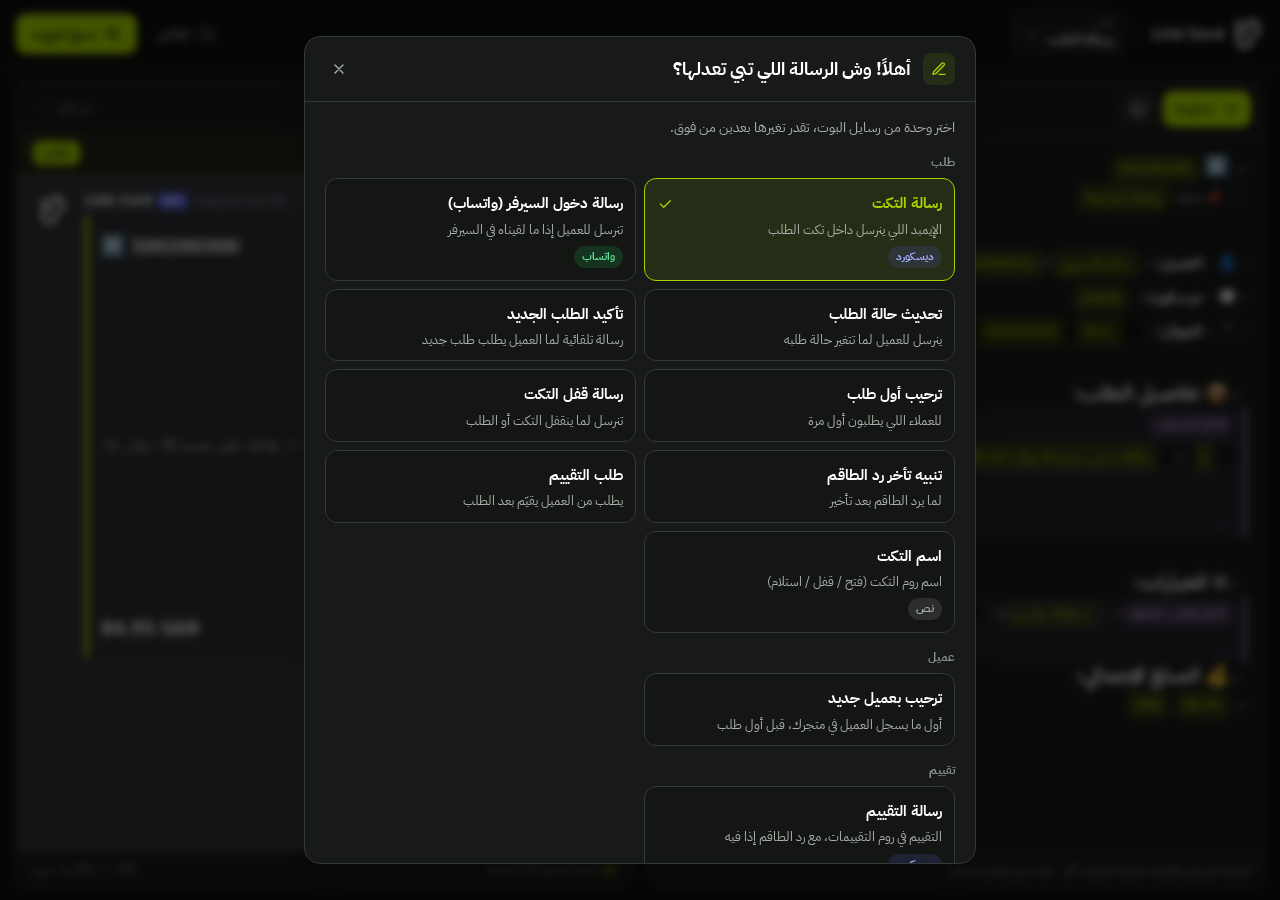
<file: index.html>
<!doctype html>
<html lang="ar" dir="rtl">
  <head>
    <meta charset="UTF-8" />
    <link rel="icon" type="image/png" href="/brand/favicon.png" />
    <meta name="viewport" content="width=device-width, initial-scale=1.0" />
    <meta name="theme-color" content="#0D0F0E" />
    <title>Link Cord — منشئ القوالب</title>
    <link rel="preconnect" href="https://fonts.googleapis.com" />
    <link rel="preconnect" href="https://fonts.gstatic.com" crossorigin />
    <link href="https://fonts.googleapis.com/css2?family=IBM+Plex+Sans+Arabic:wght@400;500;600;700&family=Space+Grotesk:wght@500;600;700&family=JetBrains+Mono:wght@400;500;600&display=swap" rel="stylesheet" />
    <script type="module" crossorigin src="/assets/index-d6750d9a.js"></script>
    <link rel="stylesheet" href="/assets/index-964894e6.css">
  </head>
  <body class="bg-lc-bg">
    <div id="root"></div>
    
  </body>
</html>
</file>
<file: assets/index-964894e6.css>
*,:before,:after{--tw-border-spacing-x: 0;--tw-border-spacing-y: 0;--tw-translate-x: 0;--tw-translate-y: 0;--tw-rotate: 0;--tw-skew-x: 0;--tw-skew-y: 0;--tw-scale-x: 1;--tw-scale-y: 1;--tw-pan-x: ;--tw-pan-y: ;--tw-pinch-zoom: ;--tw-scroll-snap-strictness: proximity;--tw-gradient-from-position: ;--tw-gradient-via-position: ;--tw-gradient-to-position: ;--tw-ordinal: ;--tw-slashed-zero: ;--tw-numeric-figure: ;--tw-numeric-spacing: ;--tw-numeric-fraction: ;--tw-ring-inset: ;--tw-ring-offset-width: 0px;--tw-ring-offset-color: #fff;--tw-ring-color: rgb(59 130 246 / .5);--tw-ring-offset-shadow: 0 0 #0000;--tw-ring-shadow: 0 0 #0000;--tw-shadow: 0 0 #0000;--tw-shadow-colored: 0 0 #0000;--tw-blur: ;--tw-brightness: ;--tw-contrast: ;--tw-grayscale: ;--tw-hue-rotate: ;--tw-invert: ;--tw-saturate: ;--tw-sepia: ;--tw-drop-shadow: ;--tw-backdrop-blur: ;--tw-backdrop-brightness: ;--tw-backdrop-contrast: ;--tw-backdrop-grayscale: ;--tw-backdrop-hue-rotate: ;--tw-backdrop-invert: ;--tw-backdrop-opacity: ;--tw-backdrop-saturate: ;--tw-backdrop-sepia: ;--tw-contain-size: ;--tw-contain-layout: ;--tw-contain-paint: ;--tw-contain-style: }::backdrop{--tw-border-spacing-x: 0;--tw-border-spacing-y: 0;--tw-translate-x: 0;--tw-translate-y: 0;--tw-rotate: 0;--tw-skew-x: 0;--tw-skew-y: 0;--tw-scale-x: 1;--tw-scale-y: 1;--tw-pan-x: ;--tw-pan-y: ;--tw-pinch-zoom: ;--tw-scroll-snap-strictness: proximity;--tw-gradient-from-position: ;--tw-gradient-via-position: ;--tw-gradient-to-position: ;--tw-ordinal: ;--tw-slashed-zero: ;--tw-numeric-figure: ;--tw-numeric-spacing: ;--tw-numeric-fraction: ;--tw-ring-inset: ;--tw-ring-offset-width: 0px;--tw-ring-offset-color: #fff;--tw-ring-color: rgb(59 130 246 / .5);--tw-ring-offset-shadow: 0 0 #0000;--tw-ring-shadow: 0 0 #0000;--tw-shadow: 0 0 #0000;--tw-shadow-colored: 0 0 #0000;--tw-blur: ;--tw-brightness: ;--tw-contrast: ;--tw-grayscale: ;--tw-hue-rotate: ;--tw-invert: ;--tw-saturate: ;--tw-sepia: ;--tw-drop-shadow: ;--tw-backdrop-blur: ;--tw-backdrop-brightness: ;--tw-backdrop-contrast: ;--tw-backdrop-grayscale: ;--tw-backdrop-hue-rotate: ;--tw-backdrop-invert: ;--tw-backdrop-opacity: ;--tw-backdrop-saturate: ;--tw-backdrop-sepia: ;--tw-contain-size: ;--tw-contain-layout: ;--tw-contain-paint: ;--tw-contain-style: }*,:before,:after{box-sizing:border-box;border-width:0;border-style:solid;border-color:#e5e7eb}:before,:after{--tw-content: ""}html,:host{line-height:1.5;-webkit-text-size-adjust:100%;-moz-tab-size:4;-o-tab-size:4;tab-size:4;font-family:ui-sans-serif,system-ui,sans-serif,"Apple Color Emoji","Segoe UI Emoji",Segoe UI Symbol,"Noto Color Emoji";font-feature-settings:normal;font-variation-settings:normal;-webkit-tap-highlight-color:transparent}body{margin:0;line-height:inherit}hr{height:0;color:inherit;border-top-width:1px}abbr:where([title]){-webkit-text-decoration:underline dotted;text-decoration:underline dotted}h1,h2,h3,h4,h5,h6{font-size:inherit;font-weight:inherit}a{color:inherit;text-decoration:inherit}b,strong{font-weight:bolder}code,kbd,samp,pre{font-family:JetBrains Mono,ui-monospace,monospace;font-feature-settings:normal;font-variation-settings:normal;font-size:1em}small{font-size:80%}sub,sup{font-size:75%;line-height:0;position:relative;vertical-align:baseline}sub{bottom:-.25em}sup{top:-.5em}table{text-indent:0;border-color:inherit;border-collapse:collapse}button,input,optgroup,select,textarea{font-family:inherit;font-feature-settings:inherit;font-variation-settings:inherit;font-size:100%;font-weight:inherit;line-height:inherit;letter-spacing:inherit;color:inherit;margin:0;padding:0}button,select{text-transform:none}button,input:where([type=button]),input:where([type=reset]),input:where([type=submit]){-webkit-appearance:button;background-color:transparent;background-image:none}:-moz-focusring{outline:auto}:-moz-ui-invalid{box-shadow:none}progress{vertical-align:baseline}::-webkit-inner-spin-button,::-webkit-outer-spin-button{height:auto}[type=search]{-webkit-appearance:textfield;outline-offset:-2px}::-webkit-search-decoration{-webkit-appearance:none}::-webkit-file-upload-button{-webkit-appearance:button;font:inherit}summary{display:list-item}blockquote,dl,dd,h1,h2,h3,h4,h5,h6,hr,figure,p,pre{margin:0}fieldset{margin:0;padding:0}legend{padding:0}ol,ul,menu{list-style:none;margin:0;padding:0}dialog{padding:0}textarea{resize:vertical}input::-moz-placeholder,textarea::-moz-placeholder{opacity:1;color:#9ca3af}input::placeholder,textarea::placeholder{opacity:1;color:#9ca3af}button,[role=button]{cursor:pointer}:disabled{cursor:default}img,svg,video,canvas,audio,iframe,embed,object{display:block;vertical-align:middle}img,video{max-width:100%;height:auto}[hidden]:where(:not([hidden=until-found])){display:none}html{-webkit-font-smoothing:antialiased}body{--tw-bg-opacity: 1;background-color:rgb(13 15 14 / var(--tw-bg-opacity, 1));font-family:IBM Plex Sans Arabic,Segoe UI,system-ui,sans-serif;--tw-text-opacity: 1;color:rgb(214 216 214 / var(--tw-text-opacity, 1));line-height:1.7}::-moz-selection{--tw-bg-opacity: 1;background-color:rgb(168 210 0 / var(--tw-bg-opacity, 1));--tw-text-opacity: 1;color:rgb(13 15 14 / var(--tw-text-opacity, 1))}::selection{--tw-bg-opacity: 1;background-color:rgb(168 210 0 / var(--tw-bg-opacity, 1));--tw-text-opacity: 1;color:rgb(13 15 14 / var(--tw-text-opacity, 1))}*{scrollbar-width:thin;scrollbar-color:#343936 transparent}.\!container{width:100%!important}.container{width:100%}@media (min-width: 640px){.\!container{max-width:640px!important}.container{max-width:640px}}@media (min-width: 768px){.\!container{max-width:768px!important}.container{max-width:768px}}@media (min-width: 1024px){.\!container{max-width:1024px!important}.container{max-width:1024px}}@media (min-width: 1280px){.\!container{max-width:1280px!important}.container{max-width:1280px}}@media (min-width: 1536px){.\!container{max-width:1536px!important}.container{max-width:1536px}}.code-layer{padding:1rem;font-family:JetBrains Mono,ui-monospace,monospace;font-size:13px;line-height:1.7;white-space:pre-wrap;overflow-wrap:anywhere;-moz-tab-size:2;-o-tab-size:2;tab-size:2;direction:ltr;text-align:left}textarea.code-layer::-moz-selection{background:rgba(168,210,0,.28)}textarea.code-layer::selection{background:rgba(168,210,0,.28)}.panel{display:flex;min-height:0px;flex-direction:column;overflow:hidden;border-radius:1rem;border-width:1px;border-color:#4b504cad;--tw-bg-opacity: 1;background-color:rgb(23 26 24 / var(--tw-bg-opacity, 1));--tw-shadow: inset 0 1px 0 rgba(242,242,242,.06);--tw-shadow-colored: inset 0 1px 0 var(--tw-shadow-color);box-shadow:var(--tw-ring-offset-shadow, 0 0 #0000),var(--tw-ring-shadow, 0 0 #0000),var(--tw-shadow)}.panel-head{display:flex;align-items:center;gap:.5rem;border-bottom-width:1px;--tw-border-opacity: 1;border-color:rgb(52 57 54 / var(--tw-border-opacity, 1));padding:.75rem 1rem}.panel-title{display:flex;align-items:center;gap:.5rem;font-size:.875rem;line-height:1.25rem;font-weight:700;--tw-text-opacity: 1;color:rgb(255 255 255 / var(--tw-text-opacity, 1))}.sr-only{position:absolute;width:1px;height:1px;padding:0;margin:-1px;overflow:hidden;clip:rect(0,0,0,0);white-space:nowrap;border-width:0}.pointer-events-none{pointer-events:none}.collapse{visibility:collapse}.static{position:static}.fixed{position:fixed}.absolute{position:absolute}.relative{position:relative}.sticky{position:sticky}.inset-0{top:0;right:0;bottom:0;left:0}.inset-x-0{left:0;right:0}.bottom-0{bottom:0}.bottom-24{bottom:6rem}.end-3{inset-inline-end:.75rem}.left-1\/2{left:50%}.start-3{inset-inline-start:.75rem}.top-0{top:0}.top-1{top:.25rem}.top-1\/2{top:50%}.z-40{z-index:40}.z-50{z-index:50}.z-\[55\]{z-index:55}.z-\[56\]{z-index:56}.z-\[58\]{z-index:58}.z-\[60\]{z-index:60}.z-\[69\]{z-index:69}.z-\[70\]{z-index:70}.m-0{margin:0}.m-2{margin:.5rem}.mx-0\.5{margin-left:.125rem;margin-right:.125rem}.mx-auto{margin-left:auto;margin-right:auto}.mx-px{margin-left:1px;margin-right:1px}.my-1{margin-top:.25rem;margin-bottom:.25rem}.-mt-1{margin-top:-.25rem}.mb-0\.5{margin-bottom:.125rem}.mb-1{margin-bottom:.25rem}.mb-1\.5{margin-bottom:.375rem}.mb-2{margin-bottom:.5rem}.mb-3{margin-bottom:.75rem}.me-1{margin-inline-end:.25rem}.ms-1{margin-inline-start:.25rem}.ms-auto{margin-inline-start:auto}.mt-0\.5{margin-top:.125rem}.mt-1{margin-top:.25rem}.mt-1\.5{margin-top:.375rem}.mt-2{margin-top:.5rem}.mt-3{margin-top:.75rem}.mt-auto{margin-top:auto}.line-clamp-3{overflow:hidden;display:-webkit-box;-webkit-box-orient:vertical;-webkit-line-clamp:3}.\!block{display:block!important}.block{display:block}.inline-block{display:inline-block}.inline{display:inline}.flex{display:flex}.inline-flex{display:inline-flex}.grid{display:grid}.hidden{display:none}.aspect-square{aspect-ratio:1 / 1}.\!h-10{height:2.5rem!important}.h-1{height:.25rem}.h-10{height:2.5rem}.h-11{height:2.75rem}.h-12{height:3rem}.h-14{height:3.5rem}.h-2{height:.5rem}.h-3{height:.75rem}.h-3\.5{height:.875rem}.h-4{height:1rem}.h-5{height:1.25rem}.h-56{height:14rem}.h-6{height:1.5rem}.h-7{height:1.75rem}.h-8{height:2rem}.h-9{height:2.25rem}.h-\[1\.375em\]{height:1.375em}.h-\[1\.4em\]{height:1.4em}.h-\[calc\(100dvh-8\.5rem\)\]{height:calc(100dvh - 8.5rem)}.h-full{height:100%}.h-px{height:1px}.max-h-40{max-height:10rem}.max-h-44{max-height:11rem}.max-h-48{max-height:12rem}.max-h-64{max-height:16rem}.max-h-\[46vh\]{max-height:46vh}.max-h-\[70vh\]{max-height:70vh}.max-h-\[75vh\]{max-height:75vh}.max-h-\[85vh\]{max-height:85vh}.max-h-\[92vh\]{max-height:92vh}.min-h-0{min-height:0px}.min-h-\[1\.375em\]{min-height:1.375em}.min-h-\[320px\]{min-height:320px}.min-h-\[420px\]{min-height:420px}.min-h-full{min-height:100%}.min-h-screen{min-height:100vh}.w-10{width:2.5rem}.w-12{width:3rem}.w-2{width:.5rem}.w-3{width:.75rem}.w-3\.5{width:.875rem}.w-4{width:1rem}.w-5{width:1.25rem}.w-56{width:14rem}.w-6{width:1.5rem}.w-7{width:1.75rem}.w-72{width:18rem}.w-8{width:2rem}.w-9{width:2.25rem}.w-\[3px\]{width:3px}.w-auto{width:auto}.w-fit{width:-moz-fit-content;width:fit-content}.w-full{width:100%}.w-px{width:1px}.min-w-0{min-width:0px}.min-w-8{min-width:2rem}.max-w-\[1400px\]{max-width:1400px}.max-w-\[40\%\]{max-width:40%}.max-w-\[45\%\]{max-width:45%}.max-w-\[520px\]{max-width:520px}.max-w-\[88\%\]{max-width:88%}.max-w-full{max-width:100%}.max-w-md{max-width:28rem}.flex-1{flex:1 1 0%}.shrink-0{flex-shrink:0}.-translate-x-1\/2{--tw-translate-x: -50%;transform:translate(var(--tw-translate-x),var(--tw-translate-y)) rotate(var(--tw-rotate)) skew(var(--tw-skew-x)) skewY(var(--tw-skew-y)) scaleX(var(--tw-scale-x)) scaleY(var(--tw-scale-y))}.-translate-y-1\/2{--tw-translate-y: -50%;transform:translate(var(--tw-translate-x),var(--tw-translate-y)) rotate(var(--tw-rotate)) skew(var(--tw-skew-x)) skewY(var(--tw-skew-y)) scaleX(var(--tw-scale-x)) scaleY(var(--tw-scale-y))}.-rotate-2{--tw-rotate: -2deg;transform:translate(var(--tw-translate-x),var(--tw-translate-y)) rotate(var(--tw-rotate)) skew(var(--tw-skew-x)) skewY(var(--tw-skew-y)) scaleX(var(--tw-scale-x)) scaleY(var(--tw-scale-y))}.rotate-180{--tw-rotate: 180deg;transform:translate(var(--tw-translate-x),var(--tw-translate-y)) rotate(var(--tw-rotate)) skew(var(--tw-skew-x)) skewY(var(--tw-skew-y)) scaleX(var(--tw-scale-x)) scaleY(var(--tw-scale-y))}.rotate-90{--tw-rotate: 90deg;transform:translate(var(--tw-translate-x),var(--tw-translate-y)) rotate(var(--tw-rotate)) skew(var(--tw-skew-x)) skewY(var(--tw-skew-y)) scaleX(var(--tw-scale-x)) scaleY(var(--tw-scale-y))}.scale-110{--tw-scale-x: 1.1;--tw-scale-y: 1.1;transform:translate(var(--tw-translate-x),var(--tw-translate-y)) rotate(var(--tw-rotate)) skew(var(--tw-skew-x)) skewY(var(--tw-skew-y)) scaleX(var(--tw-scale-x)) scaleY(var(--tw-scale-y))}@keyframes pop-in{0%{opacity:0;transform:scale(.97) translateY(8px)}to{opacity:1;transform:none}}.animate-pop-in{animation:pop-in .2s cubic-bezier(.16,1,.3,1)}@keyframes toast-in{0%{opacity:0;transform:translate(-50%,12px)}to{opacity:1;transform:translate(-50%)}}.animate-toast-in{animation:toast-in .25s ease-out}.cursor-grab{cursor:grab}.cursor-pointer{cursor:pointer}.select-none{-webkit-user-select:none;-moz-user-select:none;user-select:none}.resize-none{resize:none}.resize{resize:both}.list-decimal{list-style-type:decimal}.list-disc{list-style-type:disc}.list-none{list-style-type:none}.grid-cols-1{grid-template-columns:repeat(1,minmax(0,1fr))}.grid-cols-2{grid-template-columns:repeat(2,minmax(0,1fr))}.grid-cols-3{grid-template-columns:repeat(3,minmax(0,1fr))}.grid-cols-8{grid-template-columns:repeat(8,minmax(0,1fr))}.grid-cols-\[auto_1fr\]{grid-template-columns:auto 1fr}.flex-col{flex-direction:column}.flex-wrap{flex-wrap:wrap}.place-items-center{place-items:center}.items-start{align-items:flex-start}.items-end{align-items:flex-end}.items-center{align-items:center}.items-baseline{align-items:baseline}.justify-end{justify-content:flex-end}.justify-center{justify-content:center}.justify-between{justify-content:space-between}.gap-0\.5{gap:.125rem}.gap-1{gap:.25rem}.gap-1\.5{gap:.375rem}.gap-2{gap:.5rem}.gap-2\.5{gap:.625rem}.gap-3{gap:.75rem}.gap-4{gap:1rem}.gap-x-2{-moz-column-gap:.5rem;column-gap:.5rem}.gap-y-1\.5{row-gap:.375rem}.space-y-0\.5>:not([hidden])~:not([hidden]){--tw-space-y-reverse: 0;margin-top:calc(.125rem * calc(1 - var(--tw-space-y-reverse)));margin-bottom:calc(.125rem * var(--tw-space-y-reverse))}.space-y-1>:not([hidden])~:not([hidden]){--tw-space-y-reverse: 0;margin-top:calc(.25rem * calc(1 - var(--tw-space-y-reverse)));margin-bottom:calc(.25rem * var(--tw-space-y-reverse))}.space-y-1\.5>:not([hidden])~:not([hidden]){--tw-space-y-reverse: 0;margin-top:calc(.375rem * calc(1 - var(--tw-space-y-reverse)));margin-bottom:calc(.375rem * var(--tw-space-y-reverse))}.space-y-2>:not([hidden])~:not([hidden]){--tw-space-y-reverse: 0;margin-top:calc(.5rem * calc(1 - var(--tw-space-y-reverse)));margin-bottom:calc(.5rem * var(--tw-space-y-reverse))}.space-y-2\.5>:not([hidden])~:not([hidden]){--tw-space-y-reverse: 0;margin-top:calc(.625rem * calc(1 - var(--tw-space-y-reverse)));margin-bottom:calc(.625rem * var(--tw-space-y-reverse))}.space-y-3>:not([hidden])~:not([hidden]){--tw-space-y-reverse: 0;margin-top:calc(.75rem * calc(1 - var(--tw-space-y-reverse)));margin-bottom:calc(.75rem * var(--tw-space-y-reverse))}.space-y-4>:not([hidden])~:not([hidden]){--tw-space-y-reverse: 0;margin-top:calc(1rem * calc(1 - var(--tw-space-y-reverse)));margin-bottom:calc(1rem * var(--tw-space-y-reverse))}.overflow-auto{overflow:auto}.overflow-hidden{overflow:hidden}.overflow-x-auto{overflow-x:auto}.overflow-y-auto{overflow-y:auto}.truncate{overflow:hidden;text-overflow:ellipsis;white-space:nowrap}.whitespace-nowrap{white-space:nowrap}.whitespace-pre-wrap{white-space:pre-wrap}.break-words{overflow-wrap:break-word}.break-all{word-break:break-all}.rounded{border-radius:.25rem}.rounded-2xl{border-radius:1rem}.rounded-3xl{border-radius:1.5rem}.rounded-\[10px\]{border-radius:10px}.rounded-full{border-radius:9999px}.rounded-lg{border-radius:.5rem}.rounded-md{border-radius:.375rem}.rounded-xl{border-radius:.75rem}.rounded-t-2xl{border-top-left-radius:1rem;border-top-right-radius:1rem}.rounded-se-none{border-start-end-radius:0px}.border{border-width:1px}.border-2{border-width:2px}.border-b{border-bottom-width:1px}.border-l-4{border-left-width:4px}.border-s-4{border-inline-start-width:4px}.border-t{border-top-width:1px}.border-solid{border-style:solid}.border-dashed{border-style:dashed}.border-\[\#82aaff\]\/40{border-color:#82aaff66}.border-\[\#c792ea\]\/40{border-color:#c792ea66}.border-black\/30{border-color:#0000004d}.border-discord-muted\/60{border-color:#949ba499}.border-lc-border{--tw-border-opacity: 1;border-color:rgb(52 57 54 / var(--tw-border-opacity, 1))}.border-lc-danger{--tw-border-opacity: 1;border-color:rgb(255 100 103 / var(--tw-border-opacity, 1))}.border-lc-danger\/25{border-color:#ff646740}.border-lc-danger\/30{border-color:#ff64674d}.border-lc-danger\/40{border-color:#ff646766}.border-lc-danger\/50{border-color:#ff646780}.border-lc-danger\/60{border-color:#ff646799}.border-lc-faint\/60{border-color:#8b918c99}.border-lc-signal{--tw-border-opacity: 1;border-color:rgb(168 210 0 / var(--tw-border-opacity, 1))}.border-lc-signal-accent{--tw-border-opacity: 1;border-color:rgb(143 179 0 / var(--tw-border-opacity, 1))}.border-lc-signal\/20{border-color:#a8d20033}.border-lc-signal\/30{border-color:#a8d2004d}.border-lc-signal\/40{border-color:#a8d20066}.border-lc-success\/30{border-color:#34d3994d}.border-lc-warn\/20{border-color:#fbbf2433}.border-lc-warn\/40{border-color:#fbbf2466}.border-transparent{border-color:transparent}.border-white\/40{border-color:#fff6}.bg-\[\#25D366\]\/15{background-color:#25d36626}.bg-\[\#2B2D31\]{--tw-bg-opacity: 1;background-color:rgb(43 45 49 / var(--tw-bg-opacity, 1))}.bg-\[\#5865F2\]{--tw-bg-opacity: 1;background-color:rgb(88 101 242 / var(--tw-bg-opacity, 1))}.bg-\[\#5865F2\]\/15{background-color:#5865f226}.bg-\[\#82aaff\]\/15{background-color:#82aaff26}.bg-\[\#c792ea\]\/10{background-color:#c792ea1a}.bg-\[\#c792ea\]\/15{background-color:#c792ea26}.bg-black\/25{background-color:#00000040}.bg-black\/40{background-color:#0006}.bg-black\/50{background-color:#00000080}.bg-black\/60{background-color:#0009}.bg-discord-bg{--tw-bg-opacity: 1;background-color:rgb(49 51 56 / var(--tw-bg-opacity, 1))}.bg-discord-code{--tw-bg-opacity: 1;background-color:rgb(43 45 49 / var(--tw-bg-opacity, 1))}.bg-discord-mentionBg{background-color:#5865f24d}.bg-lc-bg{--tw-bg-opacity: 1;background-color:rgb(13 15 14 / var(--tw-bg-opacity, 1))}.bg-lc-bg\/40{background-color:#0d0f0e66}.bg-lc-bg\/60{background-color:#0d0f0e99}.bg-lc-bg\/85{background-color:#0d0f0ed9}.bg-lc-bg\/90{background-color:#0d0f0ee6}.bg-lc-bg\/95{background-color:#0d0f0ef2}.bg-lc-border{--tw-bg-opacity: 1;background-color:rgb(52 57 54 / var(--tw-bg-opacity, 1))}.bg-lc-danger{--tw-bg-opacity: 1;background-color:rgb(255 100 103 / var(--tw-bg-opacity, 1))}.bg-lc-danger\/10{background-color:#ff64671a}.bg-lc-danger\/15{background-color:#ff646726}.bg-lc-danger\/5{background-color:#ff64670d}.bg-lc-panel{--tw-bg-opacity: 1;background-color:rgb(23 26 24 / var(--tw-bg-opacity, 1))}.bg-lc-panel\/95{background-color:#171a18f2}.bg-lc-raised{--tw-bg-opacity: 1;background-color:rgb(36 40 37 / var(--tw-bg-opacity, 1))}.bg-lc-raised\/50{background-color:#24282580}.bg-lc-raised\/80{background-color:#242825cc}.bg-lc-signal{--tw-bg-opacity: 1;background-color:rgb(168 210 0 / var(--tw-bg-opacity, 1))}.bg-lc-signal\/10{background-color:#a8d2001a}.bg-lc-signal\/15{background-color:#a8d20026}.bg-lc-signal\/5{background-color:#a8d2000d}.bg-lc-success\/10{background-color:#34d3991a}.bg-lc-success\/15{background-color:#34d39926}.bg-lc-success\/20{background-color:#34d39933}.bg-lc-success\/5{background-color:#34d3990d}.bg-lc-warn\/10{background-color:#fbbf241a}.bg-lc-warn\/15{background-color:#fbbf2426}.bg-lc-warn\/5{background-color:#fbbf240d}.bg-transparent{background-color:transparent}.bg-wa-bg{--tw-bg-opacity: 1;background-color:rgb(11 20 26 / var(--tw-bg-opacity, 1))}.bg-wa-bubble{--tw-bg-opacity: 1;background-color:rgb(0 92 75 / var(--tw-bg-opacity, 1))}.bg-white\/10{background-color:#ffffff1a}.bg-white\/5{background-color:#ffffff0d}.bg-\[radial-gradient\(rgba\(255\,255\,255\,0\.03\)_1px\,transparent_1px\)\]{background-image:radial-gradient(rgba(255,255,255,.03) 1px,transparent 1px)}.bg-\[length\:18px_18px\]{background-size:18px 18px}.object-contain{-o-object-fit:contain;object-fit:contain}.p-0\.5{padding:.125rem}.p-1{padding:.25rem}.p-1\.5{padding:.375rem}.p-2{padding:.5rem}.p-3{padding:.75rem}.p-4{padding:1rem}.p-6{padding:1.5rem}.p-8{padding:2rem}.\!px-2{padding-left:.5rem!important;padding-right:.5rem!important}.\!px-2\.5{padding-left:.625rem!important;padding-right:.625rem!important}.\!px-3{padding-left:.75rem!important;padding-right:.75rem!important}.\!px-4{padding-left:1rem!important;padding-right:1rem!important}.px-0\.5{padding-left:.125rem;padding-right:.125rem}.px-1{padding-left:.25rem;padding-right:.25rem}.px-1\.5{padding-left:.375rem;padding-right:.375rem}.px-10{padding-left:2.5rem;padding-right:2.5rem}.px-2{padding-left:.5rem;padding-right:.5rem}.px-2\.5{padding-left:.625rem;padding-right:.625rem}.px-3{padding-left:.75rem;padding-right:.75rem}.px-3\.5{padding-left:.875rem;padding-right:.875rem}.px-4{padding-left:1rem;padding-right:1rem}.px-5{padding-left:1.25rem;padding-right:1.25rem}.px-6{padding-left:1.5rem;padding-right:1.5rem}.py-0\.5{padding-top:.125rem;padding-bottom:.125rem}.py-1{padding-top:.25rem;padding-bottom:.25rem}.py-1\.5{padding-top:.375rem;padding-bottom:.375rem}.py-10{padding-top:2.5rem;padding-bottom:2.5rem}.py-12{padding-top:3rem;padding-bottom:3rem}.py-2{padding-top:.5rem;padding-bottom:.5rem}.py-2\.5{padding-top:.625rem;padding-bottom:.625rem}.py-3{padding-top:.75rem;padding-bottom:.75rem}.py-4{padding-top:1rem;padding-bottom:1rem}.py-5{padding-top:1.25rem;padding-bottom:1.25rem}.py-6{padding-top:1.5rem;padding-bottom:1.5rem}.pb-0\.5{padding-bottom:.125rem}.pb-1{padding-bottom:.25rem}.pb-1\.5{padding-bottom:.375rem}.pb-16{padding-bottom:4rem}.pb-3{padding-bottom:.75rem}.pb-\[env\(safe-area-inset-bottom\)\]{padding-bottom:env(safe-area-inset-bottom)}.pb-\[max\(0\.5rem\,env\(safe-area-inset-bottom\)\)\]{padding-bottom:max(.5rem,env(safe-area-inset-bottom))}.pb-\[max\(1rem\,env\(safe-area-inset-bottom\)\)\]{padding-bottom:max(1rem,env(safe-area-inset-bottom))}.pe-1{padding-inline-end:.25rem}.pe-2{padding-inline-end:.5rem}.pe-3{padding-inline-end:.75rem}.pl-3{padding-left:.75rem}.pr-4{padding-right:1rem}.ps-2{padding-inline-start:.5rem}.ps-3{padding-inline-start:.75rem}.ps-4{padding-inline-start:1rem}.ps-5{padding-inline-start:1.25rem}.ps-9{padding-inline-start:2.25rem}.pt-0\.5{padding-top:.125rem}.pt-1{padding-top:.25rem}.pt-2{padding-top:.5rem}.pt-3{padding-top:.75rem}.text-center{text-align:center}.text-right{text-align:right}.text-start{text-align:start}.text-end{text-align:end}.align-baseline{vertical-align:baseline}.align-middle{vertical-align:middle}.align-\[-0\.3em\]{vertical-align:-.3em}.font-ar{font-family:IBM Plex Sans Arabic,Segoe UI,system-ui,sans-serif}.font-display{font-family:Space Grotesk,IBM Plex Sans Arabic,sans-serif}.font-mono{font-family:JetBrains Mono,ui-monospace,monospace}.font-serif{font-family:ui-serif,Georgia,Cambria,Times New Roman,Times,serif}.\!text-\[15px\]{font-size:15px!important}.text-2xl{font-size:1.5rem;line-height:2rem}.text-\[0\.7em\]{font-size:.7em}.text-\[0\.85em\]{font-size:.85em}.text-\[0\.8em\]{font-size:.8em}.text-\[1\.1em\]{font-size:1.1em}.text-\[1\.3em\]{font-size:1.3em}.text-\[1\.5em\]{font-size:1.5em}.text-\[10\.5px\]{font-size:10.5px}.text-\[10px\]{font-size:10px}.text-\[11\.5px\]{font-size:11.5px}.text-\[11px\]{font-size:11px}.text-\[12\.5px\]{font-size:12.5px}.text-\[12px\]{font-size:12px}.text-\[13px\]{font-size:13px}.text-\[14\.5px\]{font-size:14.5px}.text-\[14px\]{font-size:14px}.text-\[15px\]{font-size:15px}.text-base{font-size:1rem;line-height:1.5rem}.text-lg{font-size:1.125rem;line-height:1.75rem}.text-sm{font-size:.875rem;line-height:1.25rem}.text-xl{font-size:1.25rem;line-height:1.75rem}.text-xs{font-size:.75rem;line-height:1rem}.font-bold{font-weight:700}.font-medium{font-weight:500}.font-normal{font-weight:400}.capitalize{text-transform:capitalize}.italic{font-style:italic}.not-italic{font-style:normal}.leading-4{line-height:1rem}.leading-5{line-height:1.25rem}.leading-6{line-height:1.5rem}.leading-8{line-height:2rem}.leading-\[1\.375\]{line-height:1.375}.leading-\[1\.7\]{line-height:1.7}.leading-none{line-height:1}.leading-relaxed{line-height:1.625}.leading-snug{line-height:1.375}.leading-tight{line-height:1.25}.text-\[\#00A8FC\]{--tw-text-opacity: 1;color:rgb(0 168 252 / var(--tw-text-opacity, 1))}.text-\[\#4FC48A\]{--tw-text-opacity: 1;color:rgb(79 196 138 / var(--tw-text-opacity, 1))}.text-\[\#53BDEB\]{--tw-text-opacity: 1;color:rgb(83 189 235 / var(--tw-text-opacity, 1))}.text-\[\#5ee39a\]{--tw-text-opacity: 1;color:rgb(94 227 154 / var(--tw-text-opacity, 1))}.text-\[\#82aaff\]\/60{color:#82aaff99}.text-\[\#a5adff\]{--tw-text-opacity: 1;color:rgb(165 173 255 / var(--tw-text-opacity, 1))}.text-\[\#a9c4ff\]{--tw-text-opacity: 1;color:rgb(169 196 255 / var(--tw-text-opacity, 1))}.text-\[\#c792ea\]{--tw-text-opacity: 1;color:rgb(199 146 234 / var(--tw-text-opacity, 1))}.text-\[\#c792ea\]\/60{color:#c792ea99}.text-\[\#d9b8f5\]{--tw-text-opacity: 1;color:rgb(217 184 245 / var(--tw-text-opacity, 1))}.text-discord-link{--tw-text-opacity: 1;color:rgb(0 168 252 / var(--tw-text-opacity, 1))}.text-discord-mention{--tw-text-opacity: 1;color:rgb(201 205 251 / var(--tw-text-opacity, 1))}.text-discord-muted{--tw-text-opacity: 1;color:rgb(148 155 164 / var(--tw-text-opacity, 1))}.text-discord-text{--tw-text-opacity: 1;color:rgb(219 222 225 / var(--tw-text-opacity, 1))}.text-lc-bg{--tw-text-opacity: 1;color:rgb(13 15 14 / var(--tw-text-opacity, 1))}.text-lc-danger{--tw-text-opacity: 1;color:rgb(255 100 103 / var(--tw-text-opacity, 1))}.text-lc-danger\/80{color:#ff6467cc}.text-lc-faint{--tw-text-opacity: 1;color:rgb(139 145 140 / var(--tw-text-opacity, 1))}.text-lc-faint\/60{color:#8b918c99}.text-lc-ink{--tw-text-opacity: 1;color:rgb(214 216 214 / var(--tw-text-opacity, 1))}.text-lc-ink-strong{--tw-text-opacity: 1;color:rgb(242 242 242 / var(--tw-text-opacity, 1))}.text-lc-muted{--tw-text-opacity: 1;color:rgb(173 177 173 / var(--tw-text-opacity, 1))}.text-lc-signal{--tw-text-opacity: 1;color:rgb(168 210 0 / var(--tw-text-opacity, 1))}.text-lc-success{--tw-text-opacity: 1;color:rgb(52 211 153 / var(--tw-text-opacity, 1))}.text-lc-warn{--tw-text-opacity: 1;color:rgb(251 191 36 / var(--tw-text-opacity, 1))}.text-transparent{color:transparent}.text-wa-text{--tw-text-opacity: 1;color:rgb(233 237 239 / var(--tw-text-opacity, 1))}.text-wa-text\/60{color:#e9edef99}.text-white{--tw-text-opacity: 1;color:rgb(255 255 255 / var(--tw-text-opacity, 1))}.underline{text-decoration-line:underline}.line-through{text-decoration-line:line-through}.no-underline{text-decoration-line:none}.decoration-dotted{text-decoration-style:dotted}.underline-offset-2{text-underline-offset:2px}.underline-offset-4{text-underline-offset:4px}.caret-lc-signal{caret-color:#a8d200}.accent-\[\#A8D200\],.accent-lc-signal{accent-color:#A8D200}.opacity-0{opacity:0}.opacity-30{opacity:.3}.opacity-50{opacity:.5}.opacity-70{opacity:.7}.opacity-75{opacity:.75}.opacity-90{opacity:.9}.shadow{--tw-shadow: 0 1px 3px 0 rgb(0 0 0 / .1), 0 1px 2px -1px rgb(0 0 0 / .1);--tw-shadow-colored: 0 1px 3px 0 var(--tw-shadow-color), 0 1px 2px -1px var(--tw-shadow-color);box-shadow:var(--tw-ring-offset-shadow, 0 0 #0000),var(--tw-ring-shadow, 0 0 #0000),var(--tw-shadow)}.shadow-2xl{--tw-shadow: 0 25px 50px -12px rgb(0 0 0 / .25);--tw-shadow-colored: 0 25px 50px -12px var(--tw-shadow-color);box-shadow:var(--tw-ring-offset-shadow, 0 0 #0000),var(--tw-ring-shadow, 0 0 #0000),var(--tw-shadow)}.shadow-\[0_0_8px_rgba\(168\,210\,0\,0\.8\)\]{--tw-shadow: 0 0 8px rgba(168,210,0,.8);--tw-shadow-colored: 0 0 8px var(--tw-shadow-color);box-shadow:var(--tw-ring-offset-shadow, 0 0 #0000),var(--tw-ring-shadow, 0 0 #0000),var(--tw-shadow)}.shadow-inset{--tw-shadow: inset 0 1px 0 rgba(242,242,242,.06);--tw-shadow-colored: inset 0 1px 0 var(--tw-shadow-color);box-shadow:var(--tw-ring-offset-shadow, 0 0 #0000),var(--tw-ring-shadow, 0 0 #0000),var(--tw-shadow)}.shadow-inset-bright{--tw-shadow: inset 0 1px 0 rgba(255,255,255,.3);--tw-shadow-colored: inset 0 1px 0 var(--tw-shadow-color);box-shadow:var(--tw-ring-offset-shadow, 0 0 #0000),var(--tw-ring-shadow, 0 0 #0000),var(--tw-shadow)}.ring-1{--tw-ring-offset-shadow: var(--tw-ring-inset) 0 0 0 var(--tw-ring-offset-width) var(--tw-ring-offset-color);--tw-ring-shadow: var(--tw-ring-inset) 0 0 0 calc(1px + var(--tw-ring-offset-width)) var(--tw-ring-color);box-shadow:var(--tw-ring-offset-shadow),var(--tw-ring-shadow),var(--tw-shadow, 0 0 #0000)}.ring-2{--tw-ring-offset-shadow: var(--tw-ring-inset) 0 0 0 var(--tw-ring-offset-width) var(--tw-ring-offset-color);--tw-ring-shadow: var(--tw-ring-inset) 0 0 0 calc(2px + var(--tw-ring-offset-width)) var(--tw-ring-color);box-shadow:var(--tw-ring-offset-shadow),var(--tw-ring-shadow),var(--tw-shadow, 0 0 #0000)}.ring-lc-danger\/40{--tw-ring-color: rgb(255 100 103 / .4)}.ring-lc-signal{--tw-ring-opacity: 1;--tw-ring-color: rgb(168 210 0 / var(--tw-ring-opacity, 1))}.ring-lc-signal\/30{--tw-ring-color: rgb(168 210 0 / .3)}.ring-lc-signal\/35{--tw-ring-color: rgb(168 210 0 / .35)}.ring-lc-signal\/40{--tw-ring-color: rgb(168 210 0 / .4)}.ring-lc-success\/40{--tw-ring-color: rgb(52 211 153 / .4)}.blur{--tw-blur: blur(8px);filter:var(--tw-blur) var(--tw-brightness) var(--tw-contrast) var(--tw-grayscale) var(--tw-hue-rotate) var(--tw-invert) var(--tw-saturate) var(--tw-sepia) var(--tw-drop-shadow)}.filter{filter:var(--tw-blur) var(--tw-brightness) var(--tw-contrast) var(--tw-grayscale) var(--tw-hue-rotate) var(--tw-invert) var(--tw-saturate) var(--tw-sepia) var(--tw-drop-shadow)}.backdrop-blur{--tw-backdrop-blur: blur(8px);-webkit-backdrop-filter:var(--tw-backdrop-blur) var(--tw-backdrop-brightness) var(--tw-backdrop-contrast) var(--tw-backdrop-grayscale) var(--tw-backdrop-hue-rotate) var(--tw-backdrop-invert) var(--tw-backdrop-opacity) var(--tw-backdrop-saturate) var(--tw-backdrop-sepia);backdrop-filter:var(--tw-backdrop-blur) var(--tw-backdrop-brightness) var(--tw-backdrop-contrast) var(--tw-backdrop-grayscale) var(--tw-backdrop-hue-rotate) var(--tw-backdrop-invert) var(--tw-backdrop-opacity) var(--tw-backdrop-saturate) var(--tw-backdrop-sepia)}.backdrop-blur-sm{--tw-backdrop-blur: blur(4px);-webkit-backdrop-filter:var(--tw-backdrop-blur) var(--tw-backdrop-brightness) var(--tw-backdrop-contrast) var(--tw-backdrop-grayscale) var(--tw-backdrop-hue-rotate) var(--tw-backdrop-invert) var(--tw-backdrop-opacity) var(--tw-backdrop-saturate) var(--tw-backdrop-sepia);backdrop-filter:var(--tw-backdrop-blur) var(--tw-backdrop-brightness) var(--tw-backdrop-contrast) var(--tw-backdrop-grayscale) var(--tw-backdrop-hue-rotate) var(--tw-backdrop-invert) var(--tw-backdrop-opacity) var(--tw-backdrop-saturate) var(--tw-backdrop-sepia)}.backdrop-blur-xl{--tw-backdrop-blur: blur(24px);-webkit-backdrop-filter:var(--tw-backdrop-blur) var(--tw-backdrop-brightness) var(--tw-backdrop-contrast) var(--tw-backdrop-grayscale) var(--tw-backdrop-hue-rotate) var(--tw-backdrop-invert) var(--tw-backdrop-opacity) var(--tw-backdrop-saturate) var(--tw-backdrop-sepia);backdrop-filter:var(--tw-backdrop-blur) var(--tw-backdrop-brightness) var(--tw-backdrop-contrast) var(--tw-backdrop-grayscale) var(--tw-backdrop-hue-rotate) var(--tw-backdrop-invert) var(--tw-backdrop-opacity) var(--tw-backdrop-saturate) var(--tw-backdrop-sepia)}.transition{transition-property:color,background-color,border-color,text-decoration-color,fill,stroke,opacity,box-shadow,transform,filter,backdrop-filter;transition-timing-function:cubic-bezier(.4,0,.2,1);transition-duration:.15s}.transition-colors{transition-property:color,background-color,border-color,text-decoration-color,fill,stroke;transition-timing-function:cubic-bezier(.4,0,.2,1);transition-duration:.15s}.transition-transform{transition-property:transform;transition-timing-function:cubic-bezier(.4,0,.2,1);transition-duration:.15s}.duration-150{transition-duration:.15s}.duration-500{transition-duration:.5s}.\[overflow-wrap\:anywhere\]{overflow-wrap:anywhere}pre.code-layer{color:#d6d8d6}.code-layer .token.delimiter,.code-layer .token.tag-name{color:#a8d200}.code-layer .token.keyword{color:#c792ea}.code-layer .token.property,.code-layer .token.variable{color:#fff}.code-layer .token.operator,.code-layer .token.punctuation{color:#adb1ad}.code-layer .token.string{color:#34d399}.code-layer .token.number,.code-layer .token.boolean{color:#fbbf24}.code-layer .token.comment{color:#8b918c}.code-layer .token.function{color:#82aaff}.code-layer .token.null{color:#ff6b6b}::highlight(lc-hover){background-color:#a8d20038;-webkit-text-decoration:underline 2px rgba(168,210,0,.8);text-decoration:underline 2px rgba(168,210,0,.8);text-underline-offset:4px}img[data-emoji],[data-broken-emoji]{transition:transform .12s ease}img[data-emoji]:hover,[data-broken-emoji]:hover{transform:scale(1.2)}::highlight(lc-pick){background-color:#a8d200;color:#0d0f0e;-webkit-text-decoration:underline 3px #f2f2f2;text-decoration:underline 3px #f2f2f2;text-underline-offset:4px}.text-discord-link strong{color:inherit}.lc-bad-emoji{cursor:pointer;border-radius:4px;background:rgba(255,107,107,.15);box-shadow:0 0 0 1px #ff6b6b66}.lc-bad-emoji:before{content:"❓"}.simple-editor{white-space:pre-wrap;overflow-wrap:anywhere;unicode-bidi:plaintext;text-align:start}.simple-editor:empty:before{content:attr(data-placeholder);color:#8b918c;white-space:pre-wrap;pointer-events:none}.simple-editor.lc-drop-target{box-shadow:inset 0 0 0 2px #a8d20073;background-color:#a8d2000a}.placeholder\:text-lc-faint::-moz-placeholder{--tw-text-opacity: 1;color:rgb(139 145 140 / var(--tw-text-opacity, 1))}.placeholder\:text-lc-faint::placeholder{--tw-text-opacity: 1;color:rgb(139 145 140 / var(--tw-text-opacity, 1))}.focus-within\:border-lc-signal:focus-within{--tw-border-opacity: 1;border-color:rgb(168 210 0 / var(--tw-border-opacity, 1))}.hover\:border-lc-signal\/35:hover{border-color:#a8d20059}.hover\:border-lc-signal\/40:hover{border-color:#a8d20066}.hover\:border-lc-signal\/50:hover{border-color:#a8d20080}.hover\:border-lc-signal\/60:hover{border-color:#a8d20099}.hover\:bg-\[\#82aaff\]\/25:hover{background-color:#82aaff40}.hover\:bg-\[\#c792ea\]\/20:hover{background-color:#c792ea33}.hover\:bg-\[\#c792ea\]\/25:hover{background-color:#c792ea40}.hover\:bg-lc-danger\/10:hover{background-color:#ff64671a}.hover\:bg-lc-raised:hover{--tw-bg-opacity: 1;background-color:rgb(36 40 37 / var(--tw-bg-opacity, 1))}.hover\:bg-lc-signal-accent:hover{--tw-bg-opacity: 1;background-color:rgb(143 179 0 / var(--tw-bg-opacity, 1))}.hover\:bg-lc-signal\/10:hover{background-color:#a8d2001a}.hover\:bg-lc-signal\/25:hover{background-color:#a8d20040}.hover\:bg-lc-signal\/5:hover{background-color:#a8d2000d}.hover\:bg-white\/10:hover{background-color:#ffffff1a}.hover\:bg-white\/5:hover{background-color:#ffffff0d}.hover\:text-\[\#a9c4ff\]:hover{--tw-text-opacity: 1;color:rgb(169 196 255 / var(--tw-text-opacity, 1))}.hover\:text-\[\#d9b8f5\]:hover{--tw-text-opacity: 1;color:rgb(217 184 245 / var(--tw-text-opacity, 1))}.hover\:text-lc-muted:hover{--tw-text-opacity: 1;color:rgb(173 177 173 / var(--tw-text-opacity, 1))}.hover\:text-lc-signal:hover{--tw-text-opacity: 1;color:rgb(168 210 0 / var(--tw-text-opacity, 1))}.hover\:text-white:hover{--tw-text-opacity: 1;color:rgb(255 255 255 / var(--tw-text-opacity, 1))}.hover\:underline:hover{text-decoration-line:underline}.hover\:opacity-100:hover{opacity:1}.focus\:border-lc-signal:focus{--tw-border-opacity: 1;border-color:rgb(168 210 0 / var(--tw-border-opacity, 1))}.focus\:opacity-100:focus{opacity:1}.focus\:outline-none:focus{outline:2px solid transparent;outline-offset:2px}.focus\:ring-1:focus{--tw-ring-offset-shadow: var(--tw-ring-inset) 0 0 0 var(--tw-ring-offset-width) var(--tw-ring-offset-color);--tw-ring-shadow: var(--tw-ring-inset) 0 0 0 calc(1px + var(--tw-ring-offset-width)) var(--tw-ring-color);box-shadow:var(--tw-ring-offset-shadow),var(--tw-ring-shadow),var(--tw-shadow, 0 0 #0000)}.focus\:ring-lc-signal:focus{--tw-ring-opacity: 1;--tw-ring-color: rgb(168 210 0 / var(--tw-ring-opacity, 1))}.focus-visible\:outline-none:focus-visible{outline:2px solid transparent;outline-offset:2px}.focus-visible\:ring-2:focus-visible{--tw-ring-offset-shadow: var(--tw-ring-inset) 0 0 0 var(--tw-ring-offset-width) var(--tw-ring-offset-color);--tw-ring-shadow: var(--tw-ring-inset) 0 0 0 calc(2px + var(--tw-ring-offset-width)) var(--tw-ring-color);box-shadow:var(--tw-ring-offset-shadow),var(--tw-ring-shadow),var(--tw-shadow, 0 0 #0000)}.focus-visible\:ring-lc-ink-strong:focus-visible{--tw-ring-opacity: 1;--tw-ring-color: rgb(242 242 242 / var(--tw-ring-opacity, 1))}.active\:cursor-grabbing:active{cursor:grabbing}.disabled\:pointer-events-none:disabled{pointer-events:none}.disabled\:opacity-35:disabled{opacity:.35}.disabled\:opacity-40:disabled{opacity:.4}.group[open] .group-open\:rotate-90{--tw-rotate: 90deg;transform:translate(var(--tw-translate-x),var(--tw-translate-y)) rotate(var(--tw-rotate)) skew(var(--tw-skew-x)) skewY(var(--tw-skew-y)) scaleX(var(--tw-scale-x)) scaleY(var(--tw-scale-y))}.group:hover .group-hover\:text-lc-signal{--tw-text-opacity: 1;color:rgb(168 210 0 / var(--tw-text-opacity, 1))}.group:hover .group-hover\:opacity-100{opacity:1}@media (min-width: 640px){.sm\:block{display:block}.sm\:inline{display:inline}.sm\:max-w-2xl{max-width:42rem}.sm\:max-w-lg{max-width:32rem}.sm\:flex-none{flex:none}.sm\:grid-cols-2{grid-template-columns:repeat(2,minmax(0,1fr))}.sm\:grid-cols-9{grid-template-columns:repeat(9,minmax(0,1fr))}.sm\:grid-cols-\[1fr_160px\]{grid-template-columns:1fr 160px}.sm\:grid-cols-\[1fr_170px\]{grid-template-columns:1fr 170px}.sm\:items-center{align-items:center}.sm\:gap-3{gap:.75rem}.sm\:rounded-2xl{border-radius:1rem}.sm\:p-3{padding:.75rem}.sm\:p-4{padding:1rem}.sm\:px-4{padding-left:1rem;padding-right:1rem}.sm\:px-6{padding-left:1.5rem;padding-right:1.5rem}.sm\:text-sm{font-size:.875rem;line-height:1.25rem}}@media (min-width: 768px){.md\:inline{display:inline}}@media (min-width: 1024px){.lg\:bottom-6{bottom:1.5rem}.lg\:bottom-8{bottom:2rem}.lg\:flex{display:flex}.lg\:hidden{display:none}.lg\:h-auto{height:auto}.lg\:h-screen{height:100vh}.lg\:min-h-0{min-height:0px}.lg\:grid-cols-2{grid-template-columns:repeat(2,minmax(0,1fr))}.lg\:pb-0{padding-bottom:0}}
</file>
